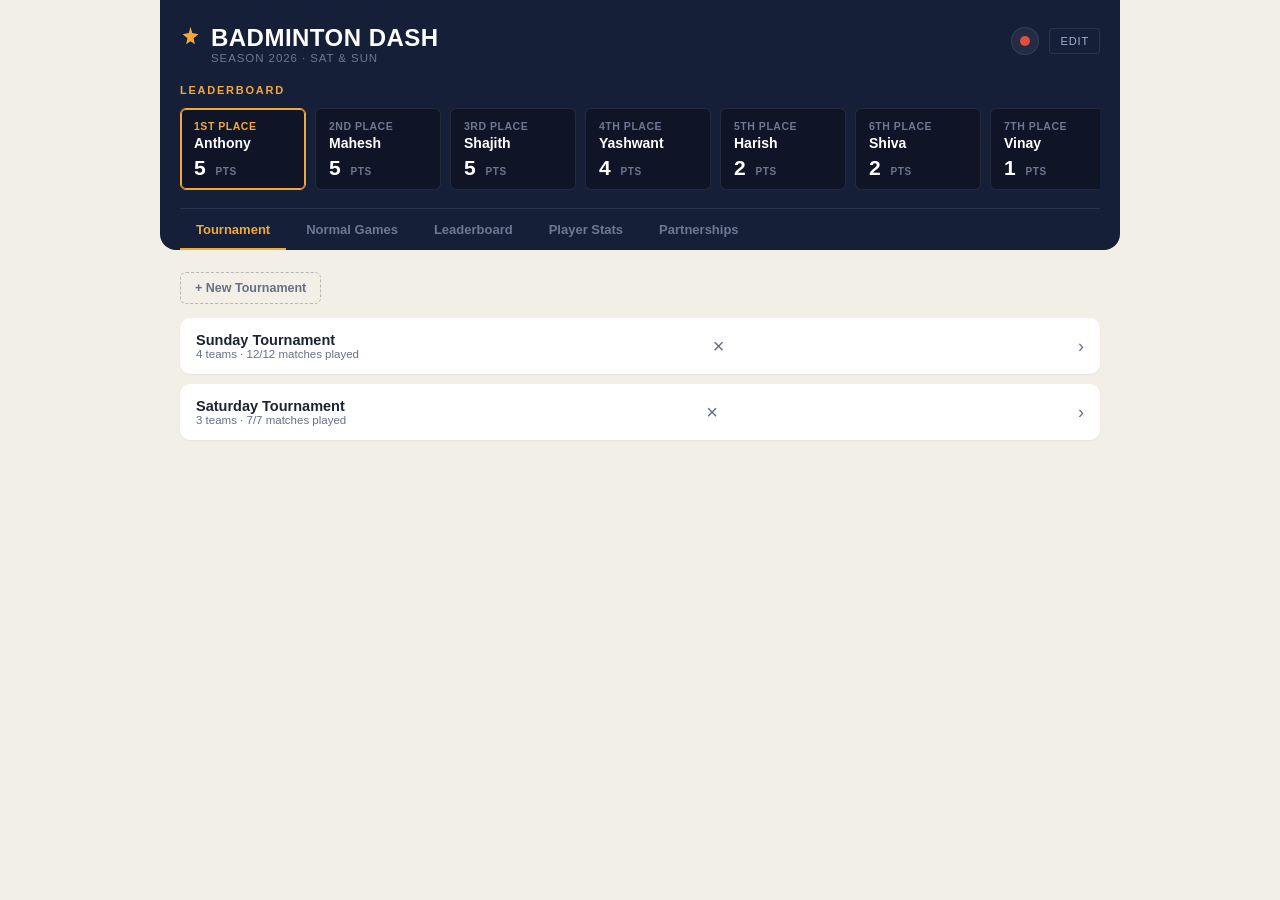
<file: index.html>
<!DOCTYPE html>
<html lang="en">
<head>
<meta charset="UTF-8">
<meta name="viewport" content="width=device-width, initial-scale=1">
<title>Badminton Dash</title>

<!-- PWA meta tags -->
<link rel="manifest" href="manifest.json">
<meta name="theme-color" content="#161f38">
<meta name="apple-mobile-web-app-capable" content="yes">
<meta name="apple-mobile-web-app-status-bar-style" content="black-translucent">
<link rel="apple-touch-icon" href="icons/icon.svg">

<style>
  :root {
    --navy: #161f38;
    --navy-deep: #0f1526;
    --navy-line: rgba(255, 255, 255, 0.09);
    --paper: #f2efe7;
    --card: #ffffff;
    --ink: #1b2333;
    --ink-soft: #666f85;
    --periwinkle: #a3b0d1;
    --periwinkle-dim: #6e7793;
    --amber: #f2a93c;
    --amber-deep: #a9700f;
    --teal: #1e9c79;
    --coral: #e1503f;

    --font-display: 'Arial Narrow', 'Segoe UI Condensed', 'Helvetica Neue', Arial, sans-serif;
    --font-body: -apple-system, BlinkMacSystemFont, 'Segoe UI', Roboto, Helvetica, Arial, sans-serif;
  }

  * { box-sizing: border-box; }

  body {
    margin: 0;
    background: var(--paper);
    color: var(--ink);
    font-family: var(--font-body);
    -webkit-font-smoothing: antialiased;
  }

  .shell { max-width: 960px; margin: 0 auto; }

  /* ---------- navy control zone: header + leaderboard + tabs ---------- */
  .control-zone {
    background: var(--navy);
    color: var(--periwinkle);
    padding: 24px 20px 0;
    border-radius: 0 0 16px 16px;
  }

  header.top {
    display: flex;
    align-items: baseline;
    justify-content: space-between;
    gap: 16px;
    margin-bottom: 20px;
  }
  .brand { display: flex; align-items: baseline; gap: 10px; }
  .brand .mark { width: 21px; height: 21px; flex: none; }
  .brand h1 {
    font-family: var(--font-display);
    font-weight: 800;
    letter-spacing: 0.02em;
    font-size: 24px;
    margin: 0;
    text-transform: uppercase;
    color: #fff;
  }
  .brand .season {
    font-size: 11.5px;
    color: var(--periwinkle-dim);
    letter-spacing: 0.08em;
    text-transform: uppercase;
  }
  .header-actions {
    display: flex;
    align-items: center;
    gap: 10px;
  }
  .edit-toggle {
    font-size: 11px;
    letter-spacing: 0.08em;
    text-transform: uppercase;
    color: var(--periwinkle);
    background: none;
    border: 1px solid var(--navy-line);
    border-radius: 3px;
    padding: 6px 10px;
    white-space: nowrap;
    cursor: pointer;
  }
  .edit-toggle:hover { color: #fff; border-color: rgba(255,255,255,0.25); }

  /* ---------- sync status indicator ---------- */
  .sync-indicator {
    position: relative;
    display: flex;
    align-items: center;
    justify-content: center;
    width: 28px;
    height: 28px;
    border-radius: 50%;
    cursor: pointer;
    background: rgba(255, 255, 255, 0.06);
    border: 1px solid var(--navy-line);
    transition: background 0.2s ease;
  }
  .sync-indicator:hover {
    background: rgba(255, 255, 255, 0.12);
  }
  .sync-dot {
    width: 10px;
    height: 10px;
    border-radius: 50%;
    transition: background-color 0.3s ease, transform 0.3s ease;
  }
  .sync-indicator.synced .sync-dot {
    background-color: var(--teal);
  }
  .sync-indicator.pending .sync-dot {
    background-color: var(--amber);
  }
  .sync-indicator.error .sync-dot {
    background-color: var(--coral);
  }
  .sync-indicator.syncing .sync-dot {
    background-color: var(--amber);
    animation: pulseSync 1s infinite alternate ease-in-out;
  }

  @keyframes pulseSync {
    0% { opacity: 0.3; transform: scale(0.7); }
    100% { opacity: 1; transform: scale(1.2); }
  }

  .sync-tooltip {
    display: none;
    position: absolute;
    top: 34px;
    right: 0;
    background: var(--navy-deep);
    color: #fff;
    font-size: 11px;
    padding: 6px 10px;
    border-radius: 5px;
    white-space: nowrap;
    box-shadow: 0 4px 12px rgba(0,0,0,0.35);
    z-index: 100;
    border: 1px solid var(--navy-line);
    pointer-events: none;
  }
  .sync-indicator:hover .sync-tooltip {
    display: block;
  }

  .section-label {
    font-family: var(--font-display);
    font-size: 11px;
    font-weight: 700;
    letter-spacing: 0.16em;
    text-transform: uppercase;
    color: var(--amber);
    margin: 0 0 12px;
  }

  .leaderboard {
    display: flex;
    gap: 9px;
    overflow-x: auto;
    padding-bottom: 18px;
    scrollbar-width: thin;
  }
  .lb-chip {
    flex: none;
    min-width: 126px;
    background: var(--navy-deep);
    border-radius: 6px;
    padding: 11px 13px;
    border: 1px solid var(--navy-line);
  }
  .lb-chip.leader { border-color: var(--amber); box-shadow: inset 0 0 0 1px var(--amber); }
  .lb-pos {
    font-family: var(--font-display);
    font-size: 10.5px;
    font-weight: 700;
    color: var(--periwinkle-dim);
    letter-spacing: 0.05em;
    text-transform: uppercase;
  }
  .lb-chip.leader .lb-pos { color: var(--amber); }
  .lb-name { font-size: 14px; font-weight: 600; margin: 3px 0 6px; color: #fff; }
  .lb-pts {
    font-family: var(--font-display);
    font-size: 21px;
    font-weight: 800;
    font-variant-numeric: tabular-nums;
    line-height: 1;
    color: #fff;
  }
  .lb-pts span { font-size: 10px; font-weight: 600; color: var(--periwinkle-dim); text-transform: uppercase; letter-spacing: 0.06em; margin-left: 4px; }

  /* ---------- tabs ---------- */
  .tabs {
    display: flex;
    gap: 4px;
    border-top: 1px solid var(--navy-line);
    overflow-x: auto;
  }
  .tab-btn {
    appearance: none;
    background: none;
    border: none;
    color: var(--periwinkle-dim);
    font-family: var(--font-body);
    font-size: 13px;
    font-weight: 600;
    padding: 13px 16px 11px;
    cursor: pointer;
    border-bottom: 2px solid transparent;
    white-space: nowrap;
  }
  .tab-btn:hover { color: var(--periwinkle); }
  .tab-btn.active { color: var(--amber); border-bottom-color: var(--amber); }
  .tab-btn:focus-visible { outline: 2px solid var(--amber); outline-offset: -2px; }

  /* ---------- content area ---------- */
  main { padding: 22px 20px 56px; }
  .panel { display: none; }
  .panel.active { display: block; }

  .team-diff {
    font-family: var(--font-display);
    font-size: 12.5px;
    font-variant-numeric: tabular-nums;
    text-align: right;
    min-width: 40px;
  }
  .team-diff.pos { color: var(--teal); }
  .team-diff.neg { color: var(--coral); }

  /* ---------- player stats table ---------- */
  .stats-table {
    background: var(--card);
    border-radius: 10px;
    overflow-x: auto;
    box-shadow: 0 1px 2px rgba(22, 31, 56, 0.06);
  }
  table { border-collapse: collapse; width: 100%; min-width: 620px; }
  thead th {
    text-align: left;
    font-size: 10px;
    letter-spacing: 0.07em;
    text-transform: uppercase;
    color: var(--ink-soft);
    padding: 12px 12px 8px;
    font-weight: 700;
  }
  thead th.num, td.num { text-align: right; }
  tbody td {
    padding: 9px 12px;
    font-size: 14px;
    border-top: 1px solid rgba(27, 35, 51, 0.07);
    font-variant-numeric: tabular-nums;
    color: var(--ink);
  }
  tbody td.name { font-weight: 600; font-variant-numeric: normal; }
  tbody td.pts { font-family: var(--font-display); font-weight: 800; }
  .flame { color: var(--coral); font-weight: 700; }
  .trophy-count { color: var(--amber-deep); font-weight: 700; }

  /* ---------- partnerships ---------- */
  .partner-grid { display: grid; grid-template-columns: 1fr 1fr; gap: 10px; }
  .partner-card {
    background: var(--card);
    border-radius: 10px;
    padding: 12px 14px;
    display: flex;
    align-items: center;
    justify-content: space-between;
    gap: 10px;
    box-shadow: 0 1px 2px rgba(22, 31, 56, 0.06);
  }
  .partner-card .names { font-size: 13.5px; font-weight: 600; color: var(--ink); }
  .partner-card .sub { font-size: 11px; color: var(--ink-soft); margin-top: 2px; }
  .partner-card .winrate { font-family: var(--font-display); font-weight: 800; font-size: 17px; flex: none; }
  .partner-card.top .winrate { color: var(--teal); }
  .partner-card.most-played { grid-column: 1 / -1; }

  @media (max-width: 620px) {
    .partner-grid { grid-template-columns: 1fr; }
    table { min-width: 520px; }

    .tabs { flex-wrap: wrap; overflow-x: visible; row-gap: 2px; }
    .tab-btn { padding: 10px 10px 9px; font-size: 12px; }

    .leaderboard { gap: 7px; }
    .lb-chip { min-width: 108px; padding: 9px 11px; }
    .lb-pts { font-size: 18px; }

    .modal-backdrop { padding: 0; }
    .modal { max-width: none; border-radius: 0; min-height: 100vh; }
    .team-edit-row { grid-template-columns: 18px 1fr 1fr 26px; gap: 6px; }
  }

  @media (max-width: 420px) {
    .lb-chip { min-width: 96px; }
  }

  /* ---------- edit mode & modals ---------- */
  .edit-toggle:focus-visible { outline: 2px solid var(--amber); outline-offset: 2px; }

  .modal-backdrop {
    display: none;
    position: fixed;
    inset: 0;
    background: rgba(15, 21, 38, 0.6);
    z-index: 10;
    padding: 24px 16px;
    overflow-y: auto;
  }
  .modal-backdrop.open { display: block; }

  .modal {
    background: var(--paper);
    max-width: 640px;
    margin: 0 auto;
    border-radius: 12px;
    overflow: hidden;
    box-shadow: 0 20px 50px rgba(15, 21, 38, 0.4);
  }
  .modal-head {
    background: var(--navy);
    color: #fff;
    padding: 18px 22px;
    display: flex;
    align-items: baseline;
    justify-content: space-between;
  }
  .modal-head h2 {
    font-family: var(--font-display);
    font-size: 17px;
    font-weight: 800;
    text-transform: uppercase;
    letter-spacing: 0.02em;
    margin: 0;
  }
  .modal-close {
    appearance: none;
    background: none;
    border: none;
    color: var(--periwinkle);
    font-size: 20px;
    line-height: 1;
    cursor: pointer;
    padding: 2px 4px;
  }
  .modal-close:hover { color: #fff; }

  .modal-body { padding: 20px 22px; }

  .field-label {
    font-size: 10.5px;
    font-weight: 700;
    letter-spacing: 0.07em;
    text-transform: uppercase;
    color: var(--ink-soft);
    margin: 0 0 6px;
    display: block;
  }
  .step-block { margin-bottom: 22px; }
  .step-block:last-child { margin-bottom: 0; }
  .step-head {
    display: flex;
    align-items: baseline;
    justify-content: space-between;
    margin-bottom: 10px;
  }
  .step-title {
    font-family: var(--font-display);
    font-weight: 800;
    font-size: 14px;
    color: var(--ink);
    text-transform: uppercase;
    letter-spacing: 0.03em;
  }

  input[type="date"], select, input[type="number"], input[type="text"] {
    font-family: var(--font-body);
    font-size: 13.5px;
    color: var(--ink);
    background: var(--card);
    border: 1px solid rgba(27, 35, 51, 0.16);
    border-radius: 5px;
    padding: 7px 9px;
  }
  select:focus, input:focus { outline: 2px solid var(--amber); outline-offset: 1px; }

  .team-edit-row {
    display: grid;
    grid-template-columns: 22px 1fr 1fr 30px;
    align-items: center;
    gap: 8px;
    margin-bottom: 8px;
  }
  .team-edit-num {
    font-family: var(--font-display);
    font-weight: 800;
    font-size: 12px;
    color: var(--ink-soft);
  }
  .team-edit-row select { width: 100%; }
  .team-edit-row.dup select { border-color: var(--coral); }
  .row-remove {
    appearance: none;
    background: none;
    border: none;
    color: var(--ink-soft);
    font-size: 16px;
    cursor: pointer;
    padding: 2px;
  }
  .row-remove:hover { color: var(--coral); }
  .row-remove:disabled { opacity: 0.25; cursor: not-allowed; }

  .btn {
    appearance: none;
    border-radius: 6px;
    font-family: var(--font-body);
    font-weight: 600;
    font-size: 13px;
    padding: 8px 14px;
    cursor: pointer;
    border: 1px solid transparent;
  }
  .btn-add {
    background: none;
    border: 1px dashed rgba(27, 35, 51, 0.28);
    color: var(--ink-soft);
    font-size: 12.5px;
    padding: 6px 12px;
  }
  .btn-add:hover { border-color: var(--ink-soft); color: var(--ink); }
  .btn-primary { background: var(--amber); color: #4a3007; font-weight: 700; }
  .btn-primary:disabled { background: rgba(242, 169, 60, 0.35); color: rgba(74, 48, 7, 0.5); cursor: not-allowed; }
  .btn-secondary { background: none; border-color: rgba(27, 35, 51, 0.2); color: var(--ink-soft); }

  .roster-chips {
    display: flex;
    flex-wrap: wrap;
    gap: 6px;
    margin-bottom: 10px;
  }
  .roster-chip {
    background: var(--card);
    border-radius: 20px;
    padding: 5px 12px;
    font-size: 12.5px;
    font-weight: 600;
    color: var(--ink);
  }
  .add-player-row { display: flex; gap: 8px; }
  .add-player-row input[type="text"] {
    flex: 1;
  }
  .roster-msg {
    font-size: 11.5px;
    color: var(--coral);
    margin: 6px 0 0;
    min-height: 14px;
  }
  .roster-msg.ok { color: var(--teal); }

  .validation-msg {
    font-size: 12px;
    color: var(--coral);
    margin: 10px 0 0;
    min-height: 16px;
  }
  .save-confirm {
    display: none;
    align-items: center;
    gap: 8px;
    background: rgba(30, 156, 121, 0.12);
    color: #146650;
    border-radius: 6px;
    padding: 10px 12px;
    font-size: 12.5px;
    margin-top: 12px;
  }
  .save-confirm.show { display: flex; }

  .modal-foot {
    padding: 16px 22px 20px;
    display: flex;
    justify-content: flex-end;
    gap: 10px;
    border-top: 1px solid rgba(27, 35, 51, 0.08);
  }

  .sub-tabs { display: flex; gap: 4px; margin-bottom: 14px; }
  .sub-tab {
    appearance: none; background: none; border: 1px solid rgba(27,35,51,0.14);
    border-radius: 5px; font-family: var(--font-body); font-size: 12px; font-weight: 600;
    color: var(--ink-soft); padding: 6px 14px; cursor: pointer;
  }
  .sub-tab.active { background: var(--amber); color: #4a3007; border-color: var(--amber); }

  .fixture-card {
    background: var(--card); border-radius: 10px; padding: 12px 14px;
    margin-bottom: 8px; box-shadow: 0 1px 2px rgba(22,31,56,0.06);
    cursor: pointer; border-left: 3px solid transparent;
  }
  .fixture-card.completed { border-left-color: var(--teal); cursor: default; }
  .fixture-card.active-entry { border: 1px solid var(--amber); border-left: 3px solid var(--amber); }
  .fixture-card .f-stage {
    font-size: 10px; font-weight: 700; letter-spacing: 0.07em;
    text-transform: uppercase; color: var(--amber-deep); margin-bottom: 6px;
  }
  .fixture-card .f-stage.knockout { color: var(--coral); }
  .fixture-card .f-teams {
    display: flex; align-items: center; justify-content: space-between; gap: 8px;
  }
  .fixture-card .f-team { font-size: 13.5px; font-weight: 600; color: var(--ink); }
  .fixture-card .f-vs { font-size: 10px; color: var(--ink-soft); text-transform: uppercase; letter-spacing: 0.04em; }
  .fixture-card .f-score {
    font-family: var(--font-display); font-weight: 700; font-size: 14px;
    color: var(--ink); text-align: right; min-width: 50px;
  }
  .fixture-card .f-hint { font-size: 11px; color: var(--ink-soft); margin-top: 4px; }
  .fixture-card .f-done { font-size: 11px; color: var(--teal); margin-top: 4px; }

  .ko-result { background: var(--card); border-radius: 12px; padding: 16px; margin-bottom: 16px; box-shadow: 0 2px 8px rgba(22,31,56,0.08); }
  .ko-result-row { display: flex; align-items: center; gap: 10px; padding: 8px 4px; border-bottom: 1px solid rgba(128,128,128,0.1); }
  .ko-result-row:last-child { border-bottom: none; }
  .ko-medal { font-size: 22px; }
  .ko-label { font-size: 11.5px; font-weight: 600; text-transform: uppercase; letter-spacing: 0.5px; color: var(--ink-soft); width: 80px; }
  .ko-team { font-size: 14.5px; font-weight: 700; color: var(--ink); }

  .score-row {
    display: flex; align-items: center; gap: 8px;
    margin-top: 8px; padding-top: 8px; border-top: 1px solid rgba(27,35,51,0.07);
  }
  .score-row input[type="number"] { width: 56px; text-align: center; }
  .score-row .sep { color: var(--ink-soft); font-size: 12px; }
  .score-row .btn-save {
    margin-left: auto; background: var(--amber); color: #4a3007;
    font-weight: 700; border: none; border-radius: 5px; padding: 6px 16px;
    font-size: 12.5px; cursor: pointer;
  }

  .btn-new {
    appearance: none; background: none;
    border: 1px dashed rgba(27,35,51,0.28); border-radius: 6px;
    color: var(--ink-soft); font-size: 12.5px; font-weight: 600;
    padding: 8px 14px; cursor: pointer; margin-bottom: 14px;
  }
  .btn-new:hover { border-color: var(--ink-soft); color: var(--ink); }

  .standings-wrap {
    background: var(--card); border-radius: 10px; overflow-x: auto;
    box-shadow: 0 1px 2px rgba(22,31,56,0.06);
  }

  .tournament-list-card {
    background: var(--card); border-radius: 10px; padding: 14px 16px;
    margin-bottom: 10px; box-shadow: 0 1px 2px rgba(22,31,56,0.06);
    cursor: pointer; display: flex; align-items: center; justify-content: space-between;
  }
  .tournament-list-card .t-name { font-size: 14.5px; font-weight: 600; color: var(--ink); }
  .tournament-list-card .t-meta { font-size: 11.5px; color: var(--ink-soft); }
  .tournament-list-card .t-delete { background: none; border: none; color: var(--ink-soft); font-size: 20px; cursor: pointer; padding: 4px 8px; border-radius: 4px; line-height: 1; }
  .tournament-list-card .t-delete:hover { background: rgba(200,50,50,0.15); color: #c04040; }
  .tournament-list-card .t-arrow { color: var(--ink-soft); font-size: 18px; }

  .back-link {
    appearance: none; background: none; border: none; color: var(--ink-soft);
    font-size: 12.5px; font-weight: 600; cursor: pointer; padding: 0; margin-bottom: 12px;
  }
  .back-link:hover { color: var(--ink); }

  .normal-game-card {
    background: var(--card); border-radius: 10px; padding: 10px 14px;
    margin-bottom: 8px; box-shadow: 0 1px 2px rgba(22,31,56,0.06);
    border-left: 3px solid var(--teal);
  }
  .normal-game-card .ng-teams { font-size: 13px; }
  .normal-game-card .ng-teams .win { font-weight: 700; color: var(--ink); }
  .normal-game-card .ng-teams .lose { font-weight: 500; color: var(--ink-soft); }
  .normal-game-card .ng-teams .vs { color: var(--ink-soft); font-size: 10.5px; text-transform: uppercase; margin: 0 5px; }
  .normal-game-card .ng-score {
    font-family: var(--font-display); font-weight: 700; font-size: 13px; color: var(--ink);
  }
  .normal-game-card .ng-date { font-size: 10.5px; color: var(--ink-soft); margin-top: 2px; }

  .new-game-form {
    background: var(--card); border-radius: 10px; padding: 14px 16px;
    margin-bottom: 14px; box-shadow: 0 1px 2px rgba(22,31,56,0.06);
  }
  .new-game-form .form-row { display: flex; align-items: center; gap: 8px; margin-bottom: 10px; flex-wrap: wrap; }
  .new-game-form .form-label { font-size: 10.5px; font-weight: 700; letter-spacing: 0.07em; text-transform: uppercase; color: var(--ink-soft); width: 100%; }
</style>
</head>
<body>
<div class="shell">
  <div id="restoreBanner" style="display:none;background:var(--amber);color:#4a3007;font-size:12.5px;font-weight:600;padding:8px 16px;text-align:center;">
    Showing unsaved changes recovered from your browser.
  </div>
  <div class="control-zone">
    <header class="top">
      <div class="brand">
        <svg class="mark" viewBox="0 0 24 24" fill="none"><path d="M12 2 L14 9 L21 10.5 L15.5 15 L17 22 L12 18.5 L7 22 L8.5 15 L3 10.5 L10 9 Z" fill="#F2A93C"/></svg>
        <div>
          <h1>Badminton Dash</h1>
          <div class="season" id="seasonLabel">Season 2026 · Sat &amp; Sun</div>
        </div>
      </div>
      <div class="header-actions">
        <div id="syncIndicator" class="sync-indicator" title="Check sync status">
          <span class="sync-dot"></span>
          <span class="sync-tooltip" id="syncTooltip">Initialising...</span>
        </div>
        <button class="edit-toggle" id="editBtn" type="button">Edit</button>
      </div>
    </header>

    <p class="section-label">Leaderboard</p>
    <div class="leaderboard" id="leaderboardEl"></div>

    <nav class="tabs" role="tablist" aria-label="Sections">
      <button class="tab-btn active" data-tab="tournament" role="tab" aria-selected="true">Tournament</button>
      <button class="tab-btn" data-tab="normal" role="tab" aria-selected="false">Normal Games</button>
      <button class="tab-btn" data-tab="leaderboard" role="tab" aria-selected="false">Leaderboard</button>
      <button class="tab-btn" data-tab="players" role="tab" aria-selected="false">Player Stats</button>
      <button class="tab-btn" data-tab="partners" role="tab" aria-selected="false">Partnerships</button>
    </nav>
  </div>

  <main>
    <div class="panel active" id="panel-tournament"></div>
    <div class="panel" id="panel-normal"></div>
    <div class="panel" id="panel-leaderboard">
      <div id="leaderboardPanel"></div>
      <div class="stats-table" id="playersTableEl"></div>
    </div>
    <div class="panel" id="panel-players"><div class="stats-table" id="playerStatsEl"></div></div>
    <div class="panel" id="panel-partners"><div id="partnersEl"></div></div>
  </main>

  <!-- Main Edit Modal -->
  <div class="modal-backdrop" id="modalBackdrop">
    <div class="modal">
      <div class="modal-head">
        <h2 id="modalTitle">Edit &amp; Settings</h2>
        <button class="modal-close" id="modalClose" type="button" aria-label="Close">&times;</button>
      </div>
      <div class="modal-body">
        <div class="step-block">
          <div class="step-head"><span class="step-title">Players</span></div>
          <div class="roster-chips" id="rosterChips"></div>
          <div class="add-player-row">
            <input type="text" id="newPlayerInput" placeholder="New player name">
            <button class="btn btn-add" id="addPlayerBtn" type="button">+ Add player</button>
          </div>
          <p class="roster-msg" id="rosterMsg"></p>
        </div>

        <div class="step-block" style="margin-top: 20px; border-top: 1px solid rgba(27,35,51,0.08); padding-top: 16px;">
          <div class="step-head"><span class="step-title">Cloud Sync (Google Sheets)</span></div>
          <div id="modalSyncStatus" style="font-size: 13px; color: var(--ink-soft); margin-bottom: 10px;">Not connected</div>
          <div style="display:flex; gap:8px;">
            <button class="btn btn-add" id="modalSyncSetupBtn" type="button">Setup Sync</button>
            <button class="btn btn-add" id="modalSyncDisconnectBtn" type="button" style="display:none; background:var(--coral); border-color:var(--coral); color:#fff;">Disconnect Sync</button>
          </div>
        </div>
      </div>
      <div class="modal-foot">
        <button class="btn btn-secondary" id="exportBtn" type="button">Download Backup</button>
        <button class="btn btn-secondary" id="cancelBtn" type="button">Close</button>
      </div>
    </div>
  </div>

  <!-- Setup Overlay Modal -->
  <div class="modal-backdrop" id="setupOverlay">
    <div class="modal" style="max-width: 480px;">
      <div class="modal-head">
        <h2>Connect Google Sheets</h2>
        <button class="modal-close" id="setupOverlayClose" type="button" aria-label="Close">&times;</button>
      </div>
      <div class="modal-body" style="font-size: 13px; line-height: 1.5;">
        <p style="margin-top: 0;">Sync scores to a Google Sheet so all players see live updates on their phones.</p>
        <ol style="padding-left: 18px; margin: 10px 0 16px; color: var(--ink);">
          <li>Create a Google Sheet named <strong>Badminton Dash Data</strong>.</li>
          <li>Go to <strong>Extensions &gt; Apps Script</strong>.</li>
          <li>Paste the contents of <code>Code.gs</code> and save.</li>
          <li>Click <strong>Deploy &gt; New deployment</strong> (Select Web App, Execute as: <em>Me</em>, Who has access: <em>Anyone</em>).</li>
          <li>Copy the Web App URL and paste it below:</li>
        </ol>
        <div class="step-block">
          <span class="field-label">Web App URL</span>
          <input type="text" id="setupUrlInput" placeholder="https://script.google.com/macros/s/.../exec" style="width:100%;">
          <p class="validation-msg" id="setupErrorMsg" style="display:none;"></p>
        </div>
      </div>
      <div class="modal-foot" style="justify-content: flex-end; gap: 8px;">
        <button class="btn btn-secondary" id="setupSkipBtn" type="button">Use Offline Only</button>
        <button class="btn btn-primary" id="setupConnectBtn" type="button">Connect</button>
      </div>
    </div>
  </div>

</div>

<!-- Seed data -->
<script id="tournament-data" type="application/json">
{
  "players": ["Anthony", "Harish", "Kartik", "Mahesh", "Shajith", "Shiva", "Vinay", "Yashwant"],
  "tournaments": [
    {
      "id": "t_1786886832621",
      "name": "Sunday Tournament",
      "date": "2026-08-16",
      "teams": [
        ["Mahesh", "Yashwant"],
        ["Vinay", "Shiva"],
        ["Harish", "Kartik"],
        ["Anthony", "Shajith"]
      ],
      "fixtures": [
        { "id": "f_0", "teamA": 0, "teamB": 1, "stage": "group", "status": "completed", "scoreA": 21, "scoreB": 16 },
        { "id": "f_1", "teamA": 0, "teamB": 2, "stage": "group", "status": "completed", "scoreA": 21, "scoreB": 6 },
        { "id": "f_2", "teamA": 0, "teamB": 3, "stage": "group", "status": "completed", "scoreA": 23, "scoreB": 21 },
        { "id": "f_3", "teamA": 1, "teamB": 2, "stage": "group", "status": "completed", "scoreA": 14, "scoreB": 21 },
        { "id": "f_4", "teamA": 1, "teamB": 3, "stage": "group", "status": "completed", "scoreA": 19, "scoreB": 21 },
        { "id": "f_5", "teamA": 2, "teamB": 3, "stage": "group", "status": "completed", "scoreA": 21, "scoreB": 18 },
        { "id": "f_6", "teamA": 0, "teamB": 1, "stage": "group", "status": "completed", "scoreA": 21, "scoreB": 16 },
        { "id": "f_7", "teamA": 0, "teamB": 2, "stage": "group", "status": "completed", "scoreA": 21, "scoreB": 19 },
        { "id": "f_8", "teamA": 0, "teamB": 3, "stage": "group", "status": "completed", "scoreA": 14, "scoreB": 21 },
        { "id": "f_9", "teamA": 1, "teamB": 2, "stage": "group", "status": "completed", "scoreA": 21, "scoreB": 13 },
        { "id": "f_10", "teamA": 1, "teamB": 3, "stage": "group", "status": "completed", "scoreA": 21, "scoreB": 19 },
        { "id": "f_11", "teamA": 2, "teamB": 3, "stage": "group", "status": "completed", "scoreA": 13, "scoreB": 21 }
      ]
    },
    {
      "id": "t_1723700000000",
      "name": "Saturday Tournament",
      "date": "2026-08-15",
      "teams": [
        ["Anthony", "Shajith"],
        ["Mahesh", "Harish"],
        ["Shiva", "Yashwant"]
      ],
      "fixtures": [
        { "id": "f_0", "teamA": 0, "teamB": 2, "stage": "group", "status": "completed", "scoreA": 21, "scoreB": 16 },
        { "id": "f_1", "teamA": 0, "teamB": 1, "stage": "group", "status": "completed", "scoreA": 21, "scoreB": 14 },
        { "id": "f_2", "teamA": 1, "teamB": 2, "stage": "group", "status": "completed", "scoreA": 23, "scoreB": 21 },
        { "id": "f_3", "teamA": 0, "teamB": 2, "stage": "group", "status": "completed", "scoreA": 21, "scoreB": 13 },
        { "id": "f_4", "teamA": 1, "teamB": 0, "stage": "group", "status": "completed", "scoreA": 25, "scoreB": 23 },
        { "id": "f_5", "teamA": 1, "teamB": 2, "stage": "group", "status": "completed", "scoreA": 21, "scoreB": 13 },
        { "id": "f_6", "teamA": 0, "teamB": 1, "stage": "final", "status": "completed", "scoreA": 21, "scoreB": 14 }
      ]
    }
  ],
  "normalGames": [],
  "matchDays": []
}
</script>

<script>
  // Service Worker Registration
  if ('serviceWorker' in navigator) {
    window.addEventListener('load', function() {
      navigator.serviceWorker.register('sw.js').then(function(reg) {
        console.log('PWA Service Worker registered:', reg.scope);
      }).catch(function(err) {
        console.warn('SW registration failed:', err);
      });
    });
  }

  var LOCAL_STORAGE_KEY = 'badminton-dash-data';
  var SYNC_STORAGE_KEY = 'badminton-dash-sync';
  var DEFAULT_SCRIPT_URL = 'https://script.google.com/macros/s/AKfycbyC7TfCL3aA6m1kBmNS2E6cTBDSAeVc4hh5OdehWgRs_vv04oH6XBgc21p8GEXooLx4/exec';

  function getSyncConfig() {
    try {
      var config = localStorage.getItem(SYNC_STORAGE_KEY);
      if (config) {
        var parsed = JSON.parse(config);
        if (parsed && parsed.scriptUrl) return parsed;
      }
    } catch (e) {}
    return { scriptUrl: DEFAULT_SCRIPT_URL, pendingSync: false };
  }

  function saveSyncConfig(config) {
    try {
      localStorage.setItem(SYNC_STORAGE_KEY, JSON.stringify(config));
    } catch (e) {}
  }

  function updateSyncIndicator(state, message) {
    var ind = document.getElementById('syncIndicator');
    var tooltip = document.getElementById('syncTooltip');
    var modalStatus = document.getElementById('modalSyncStatus');
    var setupBtn = document.getElementById('modalSyncSetupBtn');
    var disconnectBtn = document.getElementById('modalSyncDisconnectBtn');

    if (ind && tooltip) {
      ind.className = 'sync-indicator ' + state;
      tooltip.textContent = message;
    }

    if (modalStatus) {
      var config = getSyncConfig();
      if (config && config.scriptUrl) {
        modalStatus.textContent = 'Connected (' + message + ')';
        if (setupBtn) setupBtn.textContent = 'Change Sync URL';
        if (disconnectBtn) disconnectBtn.style.display = 'inline-block';
      } else {
        modalStatus.textContent = 'Not connected';
        if (setupBtn) setupBtn.textContent = 'Setup Sync';
        if (disconnectBtn) disconnectBtn.style.display = 'none';
      }
    }
  }

  var isSyncing = false;

  function syncPull() {
    var config = getSyncConfig();
    if (!config || !config.scriptUrl || isSyncing) return;

    if (!navigator.onLine) {
      updateSyncIndicator('pending', 'Offline — changes queued');
      return;
    }

    isSyncing = true;
    updateSyncIndicator('syncing', 'Checking cloud updates...');

    fetch(config.scriptUrl, { method: 'GET' })
      .then(function(res) {
        if (!res.ok) throw new Error('HTTP error ' + res.status);
        return res.json();
      })
      .then(function(result) {
        isSyncing = false;
        var remoteHasData = result && result.data && result.data.tournaments && result.data.tournaments.length > 0;
        var localHasData = TOURNAMENT_DATA && TOURNAMENT_DATA.tournaments && TOURNAMENT_DATA.tournaments.length > 0;

        if (!remoteHasData && localHasData) {
          syncPush();
          return;
        }

        if (remoteHasData) {
          var localModified = TOURNAMENT_DATA.lastModified || '1970-01-01T00:00:00.000Z';
          var remoteModified = result.lastModified || '1970-01-01T00:00:00.000Z';

          if (new Date(remoteModified) >= new Date(localModified) || !localHasData) {
            TOURNAMENT_DATA = result.data;
            TOURNAMENT_DATA.lastModified = remoteModified;
            try {
              localStorage.setItem(LOCAL_STORAGE_KEY, JSON.stringify(TOURNAMENT_DATA));
            } catch (e) {}
            renderApp();
            updateSyncIndicator('synced', 'Updated from cloud');
          } else {
            syncPush();
          }
        } else {
          updateSyncIndicator('synced', 'Synced');
        }
      })
      .catch(function(err) {
        isSyncing = false;
        console.warn('syncPull error:', err);
        updateSyncIndicator('error', 'Sync error (check setup)');
      });
  }

  function syncPush() {
    var config = getSyncConfig();
    if (!config || !config.scriptUrl) return;

    if (!navigator.onLine) {
      config.pendingSync = true;
      saveSyncConfig(config);
      updateSyncIndicator('pending', 'Offline — saved locally');
      return;
    }

    isSyncing = true;
    updateSyncIndicator('syncing', 'Saving to Google Sheet...');

    fetch(config.scriptUrl, {
      method: 'POST',
      headers: { 'Content-Type': 'text/plain;charset=utf-8' },
      body: JSON.stringify({ data: TOURNAMENT_DATA })
    })
      .then(function(res) {
        if (!res.ok) throw new Error('HTTP error ' + res.status);
        return res.json();
      })
      .then(function(result) {
        isSyncing = false;
        if (result && result.ok) {
          config.pendingSync = false;
          config.lastSyncedAt = result.lastModified || new Date().toISOString();
          saveSyncConfig(config);
          if (result.lastModified) {
            TOURNAMENT_DATA.lastModified = result.lastModified;
            try {
              localStorage.setItem(LOCAL_STORAGE_KEY, JSON.stringify(TOURNAMENT_DATA));
            } catch (e) {}
          }
          updateSyncIndicator('synced', 'Synced');
        } else {
          throw new Error(result ? result.error : 'Unknown response');
        }
      })
      .catch(function(err) {
        isSyncing = false;
        console.warn('syncPush error:', err);
        config.pendingSync = true;
        saveSyncConfig(config);
        updateSyncIndicator('pending', 'Pending push (offline or error)');
      });
  }

  function persistToLocalStorage() {
    TOURNAMENT_DATA.lastModified = new Date().toISOString();
    try {
      localStorage.setItem(LOCAL_STORAGE_KEY, JSON.stringify(TOURNAMENT_DATA));
    } catch (e) {
      // localStorage unavailable — safety net
    }
    syncPush();
  }

  window.addEventListener('online', function() {
    var config = getSyncConfig();
    if (config && config.pendingSync) {
      syncPush();
    } else {
      syncPull();
    }
  });

  function migrateMatchDays() {
    if (!TOURNAMENT_DATA.matchDays || TOURNAMENT_DATA.matchDays.length === 0) return;
    if (!TOURNAMENT_DATA.tournaments) TOURNAMENT_DATA.tournaments = [];
    if (!TOURNAMENT_DATA.normalGames) TOURNAMENT_DATA.normalGames = [];

    TOURNAMENT_DATA.matchDays.forEach(function (day) {
      var fixtures = day.matches.map(function (m, i) {
        var stage = 'group';
        if (m.stage === 'final') stage = 'final';
        else if (m.stage === 'thirdPlace') stage = 'thirdPlace';
        else if (m.stage === 'semifinal1' || m.stage === 'semifinal2') stage = 'semifinal';
        return {
          id: 'f_' + i,
          teamA: m.teamA,
          teamB: m.teamB,
          stage: stage,
          status: 'completed',
          scoreA: m.scoreA,
          scoreB: m.scoreB
        };
      });

      TOURNAMENT_DATA.tournaments.push({
        id: 't_' + Date.now() + '_' + Math.random().toString(36).slice(2, 6),
        name: '',
        date: day.date,
        teams: day.teams,
        fixtures: fixtures
      });
    });

    TOURNAMENT_DATA.matchDays = [];
    persistToLocalStorage();
  }

  function generateRoundRobinFixtures(teamCount, roundsCount) {
    var rounds = parseInt(roundsCount, 10) || 1;
    var fixtures = [];
    var counter = 0;
    for (var r = 0; r < rounds; r++) {
      for (var i = 0; i < teamCount; i++) {
        for (var j = i + 1; j < teamCount; j++) {
          fixtures.push({
            id: 'f_' + counter++,
            teamA: i,
            teamB: j,
            stage: 'group',
            status: 'pending',
            scoreA: null,
            scoreB: null
          });
        }
      }
    }
    return fixtures;
  }

  var SEED_DATA = JSON.parse(document.getElementById('tournament-data').textContent);
  var TOURNAMENT_DATA = SEED_DATA;
  var restoredFromLocalStorage = false;
  try {
    var saved = localStorage.getItem(LOCAL_STORAGE_KEY);
    if (saved) {
      var parsedSaved = JSON.parse(saved);
      if (parsedSaved && parsedSaved.tournaments && parsedSaved.tournaments.length > 0) {
        TOURNAMENT_DATA = parsedSaved;
        restoredFromLocalStorage = true;
      }
    }
  } catch (e) {}

  if (!TOURNAMENT_DATA.tournaments || TOURNAMENT_DATA.tournaments.length === 0) {
    TOURNAMENT_DATA.tournaments = SEED_DATA.tournaments || [];
  }
  if (!TOURNAMENT_DATA.normalGames) TOURNAMENT_DATA.normalGames = [];
  if (!TOURNAMENT_DATA.matchDays) TOURNAMENT_DATA.matchDays = [];

  migrateMatchDays();
</script>

<script>
  function pointsForRank(rank) {
    if (rank === 1) return 3;
    if (rank === 2) return 2;
    if (rank === 3) return 1;
    return 0;
  }
</script>

<script>
  function formatDayHeading(dateStr) {
    var d = new Date(dateStr + 'T00:00:00');
    return d.toLocaleDateString('en-US', { weekday: 'long', month: 'short', day: 'numeric' });
  }

  function ordinal(n) {
    var s = ['th', 'st', 'nd', 'rd'];
    var v = n % 100;
    return n + (s[(v - 20) % 10] || s[v] || s[0]);
  }

  function escapeHtml(str) {
    return String(str).replace(/[&<>"']/g, function (c) {
      return { '&': '&amp;', '<': '&lt;', '>': '&gt;', '"': '&quot;', "'": '&#39;' }[c];
    });
  }

  function playerOptions(selectedName) {
    var opts = '<option value="">— Select —</option>';
    TOURNAMENT_DATA.players.forEach(function (name) {
      var sel = name === selectedName ? ' selected' : '';
      opts += '<option value="' + escapeHtml(name) + '"' + sel + '>' + escapeHtml(name) + '</option>';
    });
    return opts;
  }

  function computeTournamentStandings(tournament) {
    var standings = tournament.teams.map(function (team, i) {
      return { teamIndex: i, played: 0, wins: 0, losses: 0, diff: 0, pts: 0 };
    });

    tournament.fixtures.forEach(function (f) {
      if (f.status !== 'completed' || f.stage !== 'group') return;
      standings[f.teamA].played++;
      standings[f.teamB].played++;
      standings[f.teamA].diff += f.scoreA - f.scoreB;
      standings[f.teamB].diff += f.scoreB - f.scoreA;
      if (f.scoreA > f.scoreB) {
        standings[f.teamA].wins++;
        standings[f.teamA].pts += 3;
        standings[f.teamB].losses++;
      } else if (f.scoreB > f.scoreA) {
        standings[f.teamB].wins++;
        standings[f.teamB].pts += 3;
        standings[f.teamA].losses++;
      }
    });

    standings.sort(function (a, b) {
      if (b.pts !== a.pts) return b.pts - a.pts;
      return b.diff - a.diff;
    });

    standings.forEach(function (s, i) {
      s.rank = i + 1;
      if (i > 0 && standings[i - 1].pts === s.pts && standings[i - 1].diff === s.diff) {
        s.rank = standings[i - 1].rank;
      }
    });

    return standings;
  }

  function computeSeasonLeaderboard(players, tournaments) {
    var playerPts = {};
    players.forEach(function (p) { playerPts[p] = { name: p, totalPts: 0, titles: 0, tournsPlayed: 0, matchWins: 0, matchPlayed: 0 }; });

    tournaments.forEach(function (t) {
      var standings = computeTournamentStandings(t);
      t.teams.forEach(function (team) {
        team.forEach(function (pName) {
          if (playerPts[pName]) playerPts[pName].tournsPlayed++;
        });
      });
      t.fixtures.forEach(function (f) {
        if (f.status !== 'completed') return;
        var teamA = t.teams[f.teamA] || [];
        var teamB = t.teams[f.teamB] || [];
        var aWon = f.scoreA > f.scoreB;
        teamA.forEach(function (pName) {
          if (playerPts[pName]) { playerPts[pName].matchPlayed++; if (aWon) playerPts[pName].matchWins++; }
        });
        teamB.forEach(function (pName) {
          if (playerPts[pName]) { playerPts[pName].matchPlayed++; if (!aWon) playerPts[pName].matchWins++; }
        });
      });
      var placements = {};
      var finalF = t.fixtures.find(function (f) { return f.stage === 'final' && f.status === 'completed'; });
      var thirdF = t.fixtures.find(function (f) { return f.stage === 'thirdPlace' && f.status === 'completed'; });

      if (finalF) {
        var winner = finalF.scoreA > finalF.scoreB ? finalF.teamA : finalF.teamB;
        var loser = finalF.scoreA > finalF.scoreB ? finalF.teamB : finalF.teamA;
        placements[winner] = 1;
        placements[loser] = 2;
      }
      if (thirdF) {
        var thirdW = thirdF.scoreA > thirdF.scoreB ? thirdF.teamA : thirdF.teamB;
        var thirdL = thirdF.scoreA > thirdF.scoreB ? thirdF.teamB : thirdF.teamA;
        placements[thirdW] = 3;
        placements[thirdL] = 4;
      }

      var placedCount = Object.keys(placements).length;
      var unplacedRank = placedCount + 1;
      standings.forEach(function (s) {
        var teamIdx = s.teamIndex;
        var rank;
        if (placements[teamIdx] !== undefined) {
          rank = placements[teamIdx];
        } else {
          rank = unplacedRank++;
        }
        var pts = pointsForRank(rank);
        var team = t.teams[teamIdx];
        if (team) {
          team.forEach(function (pName) {
            if (playerPts[pName]) {
              playerPts[pName].totalPts += pts;
              if (rank === 1) playerPts[pName].titles++;
            }
          });
        }
      });
    });

    var list = Object.values(playerPts);
    list.sort(function (a, b) {
      if (b.totalPts !== a.totalPts) return b.totalPts - a.totalPts;
      if (b.titles !== a.titles) return b.titles - a.titles;
      return a.name.localeCompare(b.name);
    });

    return list;
  }

  function computeCombinedPlayerStats(players, tournaments, normalGames) {
    var allMatches = [];

    (tournaments || []).forEach(function (t) {
      (t.fixtures || []).forEach(function (f, idx) {
        if (f.status !== 'completed' || f.scoreA === null || f.scoreB === null) return;
        var teamA = t.teams[f.teamA] || [];
        var teamB = t.teams[f.teamB] || [];
        allMatches.push({
          id: (t.date || '1970-01-01') + '_' + (t.id || '') + '_' + idx,
          teamA: teamA,
          teamB: teamB,
          scoreA: f.scoreA,
          scoreB: f.scoreB
        });
      });
    });

    (normalGames || []).forEach(function (g) {
      if (g.scoreA === null || g.scoreB === null) return;
      allMatches.push({
        id: g.id || '',
        teamA: g.teamA || [],
        teamB: g.teamB || [],
        scoreA: g.scoreA,
        scoreB: g.scoreB
      });
    });

    allMatches.sort(function (a, b) { return a.id.localeCompare(b.id); });

    return players.map(function (name) {
      var played = 0, wins = 0, streak = 0, maxStreak = 0;
      var ptsFor = 0, ptsAgainst = 0;

      allMatches.forEach(function (m) {
        var onA = m.teamA.indexOf(name) !== -1;
        var onB = m.teamB.indexOf(name) !== -1;
        if (!onA && !onB) return;

        played++;
        var aWon = m.scoreA > m.scoreB;
        var won = (onA && aWon) || (onB && !aWon);

        if (onA) {
          ptsFor += m.scoreA;
          ptsAgainst += m.scoreB;
        } else {
          ptsFor += m.scoreB;
          ptsAgainst += m.scoreA;
        }

        if (won) {
          wins++;
          streak++;
          if (streak > maxStreak) maxStreak = streak;
        } else {
          streak = 0;
        }
      });

      return {
        name: name,
        played: played,
        wins: wins,
        losses: played - wins,
        winRate: played > 0 ? Math.round((wins / played) * 100) : 0,
        streak: streak,
        maxStreak: maxStreak,
        ptsFor: ptsFor,
        ptsAgainst: ptsAgainst,
        ptsDiff: ptsFor - ptsAgainst
      };
    }).sort(function (a, b) {
      if (b.wins !== a.wins) return b.wins - a.wins;
      if (b.winRate !== a.winRate) return b.winRate - a.winRate;
      if (b.played !== a.played) return b.played - a.played;
      return a.name.localeCompare(b.name);
    });
  }

  function computeCombinedPartnershipStats(tournaments, normalGames) {
    var pairs = {};

    function addPairMatch(p1, p2, won) {
      var key = [p1, p2].sort().join(' & ');
      if (!pairs[key]) pairs[key] = { name: key, p1: p1, p2: p2, played: 0, wins: 0 };
      pairs[key].played++;
      if (won) pairs[key].wins++;
    }

    tournaments.forEach(function (t) {
      t.fixtures.forEach(function (f) {
        if (f.status !== 'completed') return;
        var teamA = t.teams[f.teamA];
        var teamB = t.teams[f.teamB];
        if (teamA && teamA.length === 2) addPairMatch(teamA[0], teamA[1], f.scoreA > f.scoreB);
        if (teamB && teamB.length === 2) addPairMatch(teamB[0], teamB[1], f.scoreB > f.scoreA);
      });
    });

    normalGames.forEach(function (g) {
      if (g.teamA.length === 2) addPairMatch(g.teamA[0], g.teamA[1], g.scoreA > g.scoreB);
      if (g.teamB.length === 2) addPairMatch(g.teamB[0], g.teamB[1], g.scoreB > g.scoreA);
    });

    var list = Object.values(pairs).map(function (p) {
      p.winRate = p.played > 0 ? Math.round((p.wins / p.played) * 100) : 0;
      return p;
    });

    list.sort(function (a, b) {
      if (b.winRate !== a.winRate) return b.winRate - a.winRate;
      if (b.played !== a.played) return b.played - a.played;
      return a.name.localeCompare(b.name);
    });

    return list;
  }

  // View state & navigation
  var currentView = { tab: 'tournament', tournamentId: null, subView: 'fixtures' };
  var activeFixtureId = null;

  function switchTab(tab) {
    currentView.tab = tab;
    if (tab === 'tournament') currentView.tournamentId = null;
    document.querySelectorAll('.tab-btn').forEach(function (b) {
      b.classList.remove('active');
      b.setAttribute('aria-selected', 'false');
    });
    document.querySelectorAll('.panel').forEach(function (p) { p.classList.remove('active'); });
    var targetBtn = document.querySelector('[data-tab="' + tab + '"]');
    if (targetBtn) {
      targetBtn.classList.add('active');
      targetBtn.setAttribute('aria-selected', 'true');
    }
    var targetPanel = document.getElementById('panel-' + tab);
    if (targetPanel) targetPanel.classList.add('active');
    renderApp();
  }

  document.querySelectorAll('.tab-btn').forEach(function (btn) {
    btn.addEventListener('click', function () { switchTab(btn.dataset.tab); });
  });

  function renderApp() {
    renderLeaderboardChips();
    if (currentView.tab === 'tournament') renderTournamentPanel();
    else if (currentView.tab === 'normal') renderNormalGamesPanel();
    else if (currentView.tab === 'leaderboard') renderLeaderboardPanel();
    else if (currentView.tab === 'players') renderPlayerStatsPanel();
    else if (currentView.tab === 'partners') renderPartnershipsPanel();
  }

  function renderLeaderboardChips() {
    var el = document.getElementById('leaderboardEl');
    var seasonLB = computeSeasonLeaderboard(TOURNAMENT_DATA.players, TOURNAMENT_DATA.tournaments);
    if (!seasonLB || seasonLB.length === 0) {
      el.innerHTML = '<p style="color:var(--periwinkle-dim);font-size:13px;">No player data.</p>';
      return;
    }
    el.innerHTML = seasonLB.map(function (p, idx) {
      var isLeader = idx === 0 && p.totalPts > 0;
      return '<div class="lb-chip' + (isLeader ? ' leader' : '') + '">' +
        '<div class="lb-pos">' + ordinal(idx + 1) + ' Place</div>' +
        '<div class="lb-name">' + escapeHtml(p.name) + '</div>' +
        '<div class="lb-pts">' + p.totalPts + ' <span>pts</span></div></div>';
    }).join('');
  }

  function renderTournamentPanel() {
    var el = document.getElementById('panel-tournament');
    if (currentView.tournamentId) {
      var t = TOURNAMENT_DATA.tournaments.find(function (t) { return t.id === currentView.tournamentId; });
      if (!t) { currentView.tournamentId = null; renderTournamentPanel(); return; }
      el.innerHTML = renderSingleTournament(t);
      attachTournamentHandlers(t);
      return;
    }

    var html = '<button class="btn-new" id="newTournamentBtn">+ New Tournament</button>';
    if (TOURNAMENT_DATA.tournaments.length === 0) {
      html += '<p style="color:var(--ink-soft);font-size:13px;">No tournaments created yet.</p>';
    } else {
      var sorted = TOURNAMENT_DATA.tournaments.slice().sort(function (a, b) {
        return a.date < b.date ? 1 : a.date > b.date ? -1 : 0;
      });
      sorted.forEach(function (t) {
        var completed = t.fixtures.filter(function (f) { return f.status === 'completed'; }).length;
        var total = t.fixtures.length;
        var label = t.name || formatDayHeading(t.date);
        html += '<div class="tournament-list-card" data-tid="' + t.id + '">' +
          '<div><div class="t-name">' + escapeHtml(label) + '</div>' +
          '<div class="t-meta">' + t.teams.length + ' teams · ' + completed + '/' + total + ' matches played</div></div>' +
          '<button class="t-delete" data-delete-tid="' + t.id + '" title="Delete tournament">&times;</button>' +
          '<span class="t-arrow">›</span></div>';
      });
    }

    html += '<div id="newTournamentForm" style="display:none;"></div>';
    el.innerHTML = html;

    document.getElementById('newTournamentBtn').addEventListener('click', showNewTournamentForm);

    el.querySelectorAll('[data-delete-tid]').forEach(function (btn) {
      btn.addEventListener('click', function (e) {
        e.stopPropagation();
        var tid = btn.dataset.deleteTid;
        var t = TOURNAMENT_DATA.tournaments.find(function (t) { return t.id === tid; });
        var label = t ? (t.name || t.date) : tid;
        if (confirm('Delete tournament "' + label + '"? This cannot be undone.')) {
          TOURNAMENT_DATA.tournaments = TOURNAMENT_DATA.tournaments.filter(function (t) { return t.id !== tid; });
          persistToLocalStorage();
          renderApp();
        }
      });
    });

    el.querySelectorAll('[data-tid]').forEach(function (card) {
      card.addEventListener('click', function () {
        currentView.tournamentId = card.dataset.tid;
        currentView.subView = 'fixtures';
        renderTournamentPanel();
      });
    });
  }

  var newTournamentState = { rounds: 2, teams: [{ a: '', b: '' }, { a: '', b: '' }, { a: '', b: '' }] };

  function showNewTournamentForm() {
    newTournamentState = { rounds: 2, teams: [{ a: '', b: '' }, { a: '', b: '' }, { a: '', b: '' }] };
    var formEl = document.getElementById('newTournamentForm');
    formEl.style.display = 'block';
    document.getElementById('newTournamentBtn').style.display = 'none';
    renderNewTournamentForm();
  }

  function renderNewTournamentForm() {
    var formEl = document.getElementById('newTournamentForm');
    var chosen = {};
    newTournamentState.teams.forEach(function (t) {
      [t.a, t.b].forEach(function (n) { if (n) chosen[n] = (chosen[n] || 0) + 1; });
    });

    var teamRowsHtml = newTournamentState.teams.map(function (t, i) {
      var isDup = (t.a && chosen[t.a] > 1) || (t.b && chosen[t.b] > 1);
      return '<div class="team-edit-row' + (isDup ? ' dup' : '') + '">' +
        '<span class="team-edit-num">' + (i + 1) + '</span>' +
        '<select data-i="' + i + '" data-slot="a" class="nt-team-select">' + playerOptions(t.a) + '</select>' +
        '<select data-i="' + i + '" data-slot="b" class="nt-team-select">' + playerOptions(t.b) + '</select>' +
        '<button class="row-remove" data-nt-remove="' + i + '" type="button" ' +
        (newTournamentState.teams.length <= 3 ? 'disabled' : '') + '>&times;</button></div>';
    }).join('');

    var teamsComplete = newTournamentState.teams.every(function (t) { return t.a && t.b; });
    var hasDup = Object.keys(chosen).some(function (k) { return chosen[k] > 1; });
    var canGenerate = teamsComplete && !hasDup;

    var curRounds = newTournamentState.rounds || 2;
    var roundsOptionsHtml = [1, 2, 3, 4].map(function (r) {
      return '<option value="' + r + '"' + (r === curRounds ? ' selected' : '') + '>' +
        r + (r === 1 ? ' Round (Single Round-Robin)' : ' Rounds (Double Round-Robin)') + '</option>';
    }).join('');

    formEl.innerHTML = '<div class="new-game-form">' +
      '<div class="form-row"><span class="form-label">Tournament name (optional)</span>' +
      '<input type="text" id="ntName" placeholder="e.g. Sunday Tournament" style="flex:1;"></div>' +
      '<div class="form-row"><span class="form-label">Date</span>' +
      '<input type="date" id="ntDate" value="' + new Date().toISOString().slice(0, 10) + '"></div>' +
      '<div class="form-row"><span class="form-label">Number of Rounds</span>' +
      '<select id="ntRounds" style="flex:1;">' + roundsOptionsHtml + '</select></div>' +
      '<div class="form-row"><span class="form-label">Teams</span></div>' +
      teamRowsHtml +
      '<button class="btn btn-add" id="ntAddTeam" type="button" style="margin-bottom:10px;">+ Add team</button>' +
      (hasDup ? '<p class="validation-msg">A player is selected on multiple teams.</p>' : '') +
      '<div style="display:flex;gap:8px;justify-content:flex-end;margin-top:12px;">' +
      '<button class="btn btn-secondary" id="ntCancel" type="button">Cancel</button>' +
      '<button class="btn btn-primary" id="ntGenerate" type="button"' + (canGenerate ? '' : ' disabled') + '>Generate Fixtures</button></div></div>';

    document.getElementById('ntRounds').addEventListener('change', function (e) {
      newTournamentState.rounds = parseInt(e.target.value, 10) || 1;
    });

    formEl.querySelectorAll('.nt-team-select').forEach(function (sel) {
      sel.addEventListener('change', function () {
        newTournamentState.teams[+sel.dataset.i][sel.dataset.slot] = sel.value;
        renderNewTournamentForm();
      });
    });
    formEl.querySelectorAll('[data-nt-remove]').forEach(function (btn) {
      btn.addEventListener('click', function () {
        if (newTournamentState.teams.length <= 3) return;
        newTournamentState.teams.splice(+btn.dataset.ntRemove, 1);
        renderNewTournamentForm();
      });
    });
    document.getElementById('ntAddTeam').addEventListener('click', function () {
      newTournamentState.teams.push({ a: '', b: '' });
      renderNewTournamentForm();
    });
    document.getElementById('ntCancel').addEventListener('click', function () {
      document.getElementById('newTournamentForm').style.display = 'none';
      document.getElementById('newTournamentBtn').style.display = '';
    });
    document.getElementById('ntGenerate').addEventListener('click', function () {
      var teams = newTournamentState.teams.map(function (t) { return [t.a, t.b]; });
      var rounds = parseInt(document.getElementById('ntRounds').value, 10) || 1;
      var tournament = {
        id: 't_' + Date.now(),
        name: document.getElementById('ntName').value.trim(),
        date: document.getElementById('ntDate').value,
        teams: teams,
        fixtures: generateRoundRobinFixtures(teams.length, rounds)
      };
      TOURNAMENT_DATA.tournaments.push(tournament);
      persistToLocalStorage();
      syncPush();
      currentView.tournamentId = tournament.id;
      currentView.subView = 'fixtures';
      renderTournamentPanel();
    });
  }

  function renderSingleTournament(t) {
    var label = t.name || formatDayHeading(t.date);
    var subTabs = '<div class="sub-tabs">' +
      '<button class="sub-tab' + (currentView.subView === 'fixtures' ? ' active' : '') + '" data-sv="fixtures">Fixtures</button>' +
      '<button class="sub-tab' + (currentView.subView === 'standings' ? ' active' : '') + '" data-sv="standings">Standings</button>' +
      '<button class="sub-tab' + (currentView.subView === 'knockout' ? ' active' : '') + '" data-sv="knockout">Knockout</button></div>';

    var content = '';
    if (currentView.subView === 'fixtures') content = renderFixtures(t);
    else if (currentView.subView === 'standings') content = renderStandingsTable(t);
    else if (currentView.subView === 'knockout') content = renderKnockout(t);

    return '<button class="back-link" id="backToList">← All Tournaments</button>' +
      '<div style="font-family:var(--font-display);font-weight:800;font-size:17px;color:var(--ink);margin-bottom:12px;text-transform:uppercase;">' + escapeHtml(label) + '</div>' +
      subTabs + content;
  }

  function renderFixtures(t) {
    var groupFixtures = t.fixtures.filter(function (f) { return f.stage === 'group'; });
    if (groupFixtures.length === 0) return '<p style="color:var(--ink-soft);font-size:13px;">No group fixtures.</p>';
    return '<p class="section-label" style="margin-top:4px;">Group Stage</p>' +
      groupFixtures.map(function (f) { return renderFixtureCard(t, f); }).join('');
  }

  function renderFixtureCard(t, f) {
    var teamA = t.teams[f.teamA];
    var teamB = t.teams[f.teamB];
    var isActive = activeFixtureId === f.id;
    var stageClass = (f.stage === 'semifinal' || f.stage === 'final' || f.stage === 'thirdPlace') ? ' knockout' : '';
    var stageLabel = f.stage === 'group' ? 'Group' : f.stage === 'semifinal' ? 'Semifinal' : f.stage === 'final' ? 'Final' : '3rd Place';

    if (f.status === 'completed') {
      var aWon = f.scoreA > f.scoreB;
      return '<div class="fixture-card completed" data-fid="' + f.id + '">' +
        '<div class="f-stage' + stageClass + '">' + stageLabel + '</div>' +
        '<div class="f-teams">' +
        '<span class="f-team" style="' + (aWon ? '' : 'color:var(--ink-soft);font-weight:500;') + '">' + escapeHtml(teamA[0]) + ' & ' + escapeHtml(teamA[1]) + '</span>' +
        '<span class="f-vs">vs</span>' +
        '<span class="f-team" style="' + (aWon ? 'color:var(--ink-soft);font-weight:500;' : '') + '">' + escapeHtml(teamB[0]) + ' & ' + escapeHtml(teamB[1]) + '</span>' +
        '<span class="f-score">' + f.scoreA + '–' + f.scoreB + '</span></div>' +
        '<div class="f-done">✓ Completed</div></div>';
    }

    if (isActive) {
      return '<div class="fixture-card active-entry" data-fid="' + f.id + '">' +
        '<div class="f-stage' + stageClass + '">' + stageLabel + '</div>' +
        '<div class="f-teams">' +
        '<span class="f-team">' + escapeHtml(teamA[0]) + ' & ' + escapeHtml(teamA[1]) + '</span>' +
        '<span class="f-vs">vs</span>' +
        '<span class="f-team">' + escapeHtml(teamB[0]) + ' & ' + escapeHtml(teamB[1]) + '</span></div>' +
        '<div class="score-row">' +
        '<input type="number" min="0" inputmode="numeric" id="scoreA_' + f.id + '" placeholder="0">' +
        '<span class="sep">–</span>' +
        '<input type="number" min="0" inputmode="numeric" id="scoreB_' + f.id + '" placeholder="0">' +
        '<button class="btn-save" data-save-fid="' + f.id + '">Save</button></div></div>';
    }

    return '<div class="fixture-card" data-fid="' + f.id + '">' +
      '<div class="f-stage' + stageClass + '">' + stageLabel + '</div>' +
      '<div class="f-teams">' +
      '<span class="f-team">' + escapeHtml(teamA[0]) + ' & ' + escapeHtml(teamA[1]) + '</span>' +
      '<span class="f-vs">vs</span>' +
      '<span class="f-team">' + escapeHtml(teamB[0]) + ' & ' + escapeHtml(teamB[1]) + '</span></div>' +
      '<div class="f-hint">Tap to play</div></div>';
  }

  function renderStandingsTable(t) {
    var standings = computeTournamentStandings(t);
    var rows = standings.map(function (s) {
      var team = t.teams[s.teamIndex];
      var diffClass = s.diff > 0 ? 'pos' : (s.diff < 0 ? 'neg' : '');
      var diffLabel = (s.diff > 0 ? '+' : '') + s.diff;
      return '<tr><td class="num">' + s.rank + '</td><td class="name">' + escapeHtml(team[0]) + ' & ' + escapeHtml(team[1]) + '</td>' +
        '<td class="num">' + s.played + '</td><td class="num">' + s.wins + '</td><td class="num">' + s.losses + '</td>' +
        '<td class="num"><span class="team-diff ' + diffClass + '">' + diffLabel + '</span></td>' +
        '<td class="num pts">' + s.pts + '</td></tr>';
    }).join('');

    return '<div class="standings-wrap"><table><thead><tr>' +
      '<th class="num">#</th><th>Team</th><th class="num">P</th><th class="num">W</th><th class="num">L</th><th class="num">Diff</th><th class="num">Pts</th>' +
      '</tr></thead><tbody>' + rows + '</tbody></table></div>';
  }

  function renderKnockoutResult(t) {
    var finalMatch = t.fixtures.find(function (f) { return f.stage === 'final' && f.status === 'completed'; });
    var thirdMatch = t.fixtures.find(function (f) { return f.stage === 'thirdPlace' && f.status === 'completed'; });
    if (!finalMatch) return '';

    var winner, runnerUp, third;
    if (finalMatch.scoreA > finalMatch.scoreB) {
      winner = t.teams[finalMatch.teamA];
      runnerUp = t.teams[finalMatch.teamB];
    } else {
      winner = t.teams[finalMatch.teamB];
      runnerUp = t.teams[finalMatch.teamA];
    }
    if (thirdMatch) {
      third = thirdMatch.scoreA > thirdMatch.scoreB ? t.teams[thirdMatch.teamA] : t.teams[thirdMatch.teamB];
    }

    var html = '<div class="ko-result">';
    html += '<div class="ko-result-row gold"><span class="ko-medal">🥇</span><span class="ko-label">Winner</span><span class="ko-team">' + escapeHtml(winner[0]) + ' & ' + escapeHtml(winner[1]) + '</span></div>';
    html += '<div class="ko-result-row silver"><span class="ko-medal">🥈</span><span class="ko-label">Runner-up</span><span class="ko-team">' + escapeHtml(runnerUp[0]) + ' & ' + escapeHtml(runnerUp[1]) + '</span></div>';
    if (third) {
      html += '<div class="ko-result-row bronze"><span class="ko-medal">🥉</span><span class="ko-label">3rd Place</span><span class="ko-team">' + escapeHtml(third[0]) + ' & ' + escapeHtml(third[1]) + '</span></div>';
    }
    html += '</div>';
    return html;
  }

  function renderKnockout(t) {
    var knockoutFixtures = t.fixtures.filter(function (f) { return f.stage !== 'group'; });
    var teamOpts = t.teams.map(function (team, i) {
      return '<option value="' + i + '">' + escapeHtml(team[0]) + ' & ' + escapeHtml(team[1]) + '</option>';
    }).join('');

    var resultHtml = renderKnockoutResult(t);

    var buttons = '<div style="display:flex;gap:6px;flex-wrap:wrap;margin-bottom:14px;">' +
      '<button class="btn-new" data-add-stage="semifinal">+ Add Semifinal</button>' +
      '<button class="btn-new" data-add-stage="final">+ Add Final</button>' +
      '<button class="btn-new" data-add-stage="thirdPlace">+ Add 3rd Place</button></div>';

    var addFormHtml = '<div id="knockoutAddForm" style="display:none;" class="new-game-form">' +
      '<div class="form-row"><span class="form-label" id="knockoutStageLabel">Semifinal</span></div>' +
      '<div class="form-row"><select id="koTeamA"><option value="">— Select Team —</option>' + teamOpts + '</select>' +
      '<span style="color:var(--ink-soft);font-size:12px;">vs</span>' +
      '<select id="koTeamB"><option value="">— Select Team —</option>' + teamOpts + '</select></div>' +
      '<div style="display:flex;gap:8px;justify-content:flex-end;">' +
      '<button class="btn btn-secondary" id="koCancel">Cancel</button>' +
      '<button class="btn btn-primary" id="koAdd">Add Match</button></div></div>';

    var cards = knockoutFixtures.length === 0 ?
      '<p style="color:var(--ink-soft);font-size:13px;">No knockout matches added yet.</p>' :
      knockoutFixtures.map(function (f) { return renderFixtureCard(t, f); }).join('');

    return resultHtml + buttons + addFormHtml + cards;
  }

  function attachTournamentHandlers(t) {
    var el = document.getElementById('panel-tournament');

    document.getElementById('backToList').addEventListener('click', function () {
      currentView.tournamentId = null;
      activeFixtureId = null;
      renderTournamentPanel();
    });

    el.querySelectorAll('.sub-tab').forEach(function (btn) {
      btn.addEventListener('click', function () {
        currentView.subView = btn.dataset.sv;
        activeFixtureId = null;
        renderTournamentPanel();
      });
    });

    el.querySelectorAll('.fixture-card:not(.completed):not(.active-entry)').forEach(function (card) {
      card.addEventListener('click', function () {
        activeFixtureId = card.dataset.fid;
        renderTournamentPanel();
      });
    });

    el.querySelectorAll('.fixture-card.completed').forEach(function (card) {
      card.addEventListener('click', function () {
        activeFixtureId = card.dataset.fid;
        var f = t.fixtures.find(function (f) { return f.id === card.dataset.fid; });
        if (f) { f.status = 'pending'; f.scoreA = null; f.scoreB = null; persistToLocalStorage(); }
        renderTournamentPanel();
      });
    });

    el.querySelectorAll('[data-save-fid]').forEach(function (btn) {
      btn.addEventListener('click', function () {
        var fid = btn.dataset.saveFid;
        var scoreA = +document.getElementById('scoreA_' + fid).value;
        var scoreB = +document.getElementById('scoreB_' + fid).value;
        if (scoreA === scoreB || (scoreA === 0 && scoreB === 0)) {
          alert('Draws are not permitted in badminton. Please enter winning scores.');
          return;
        }
        var f = t.fixtures.find(function (f) { return f.id === fid; });
        if (f) {
          f.status = 'completed';
          f.scoreA = scoreA;
          f.scoreB = scoreB;
          persistToLocalStorage();
          activeFixtureId = null;
          renderTournamentPanel();
          renderApp();
        }
      });
    });

    el.querySelectorAll('[data-add-stage]').forEach(function (btn) {
      btn.addEventListener('click', function () {
        var stage = btn.dataset.addStage;
        var stageLabels = { semifinal: 'Semifinal', final: 'Final', thirdPlace: '3rd Place' };
        document.getElementById('knockoutAddForm').style.display = 'block';
        document.getElementById('knockoutStageLabel').textContent = stageLabels[stage] || stage;
        document.getElementById('knockoutAddForm').dataset.stage = stage;
      });
    });

    var koCancel = document.getElementById('koCancel');
    if (koCancel) koCancel.addEventListener('click', function () {
      document.getElementById('knockoutAddForm').style.display = 'none';
    });

    var koAdd = document.getElementById('koAdd');
    if (koAdd) koAdd.addEventListener('click', function () {
      var teamA = document.getElementById('koTeamA').value;
      var teamB = document.getElementById('koTeamB').value;
      var stage = document.getElementById('knockoutAddForm').dataset.stage;
      if (teamA === '' || teamB === '' || teamA === teamB) return;
      var maxId = t.fixtures.reduce(function (max, f) {
        var n = parseInt(f.id.replace('f_', ''), 10);
        return n > max ? n : max;
      }, -1);
      t.fixtures.push({
        id: 'f_' + (maxId + 1),
        teamA: +teamA,
        teamB: +teamB,
        stage: stage,
        status: 'pending',
        scoreA: null,
        scoreB: null
      });
      persistToLocalStorage();
      document.getElementById('knockoutAddForm').style.display = 'none';
      renderTournamentPanel();
    });
  }

  function renderNormalGamesPanel() {
    var el = document.getElementById('panel-normal');
    var html = '<button class="btn-new" id="newNormalGameBtn">+ New Game</button>' +
      '<div id="newNormalGameForm" style="display:none;"></div>';

    if (TOURNAMENT_DATA.normalGames.length === 0) {
      html += '<p style="color:var(--ink-soft);font-size:13px;">No casual games recorded.</p>';
    } else {
      var sorted = TOURNAMENT_DATA.normalGames.slice().sort(function (a, b) { return b.id.localeCompare(a.id); });
      sorted.forEach(function (g) {
        var aWon = g.scoreA > g.scoreB;
        var teamAText = escapeHtml(g.teamA.join(' & '));
        var teamBText = escapeHtml(g.teamB.join(' & '));
        html += '<div class="normal-game-card">' +
          '<div class="ng-teams">' +
          '<span class="' + (aWon ? 'win' : 'lose') + '">' + teamAText + '</span>' +
          '<span class="vs">vs</span>' +
          '<span class="' + (aWon ? 'lose' : 'win') + '">' + teamBText + '</span></div>' +
          '<div class="ng-score">' + g.scoreA + '–' + g.scoreB + '</div>' +
          '<div class="ng-date">' + formatDayHeading(g.date) + '</div></div>';
      });
    }

    el.innerHTML = html;
    document.getElementById('newNormalGameBtn').addEventListener('click', showNewNormalGameForm);
  }

  function showNewNormalGameForm() {
    var formEl = document.getElementById('newNormalGameForm');
    formEl.style.display = 'block';
    document.getElementById('newNormalGameBtn').style.display = 'none';

    formEl.innerHTML = '<div class="new-game-form">' +
      '<div class="form-row"><span class="form-label">Date</span>' +
      '<input type="date" id="ngDate" value="' + new Date().toISOString().slice(0, 10) + '"></div>' +
      '<div class="form-row"><span class="form-label">Team 1</span>' +
      '<select id="ngA1">' + playerOptions() + '</select>' +
      '<select id="ngA2">' + playerOptions() + '</select></div>' +
      '<div class="form-row"><span class="form-label">Team 2</span>' +
      '<select id="ngB1">' + playerOptions() + '</select>' +
      '<select id="ngB2">' + playerOptions() + '</select></div>' +
      '<div class="form-row"><span class="form-label">Score</span>' +
      '<input type="number" min="0" inputmode="numeric" id="ngScoreA" placeholder="0" style="width:60px;">' +
      '<span style="color:var(--ink-soft);font-size:12px;">–</span>' +
      '<input type="number" min="0" inputmode="numeric" id="ngScoreB" placeholder="0" style="width:60px;"></div>' +
      '<div style="display:flex;gap:8px;justify-content:flex-end;margin-top:12px;">' +
      '<button class="btn btn-secondary" id="ngCancel" type="button">Cancel</button>' +
      '<button class="btn btn-primary" id="ngSave" type="button">Save Game</button></div></div>';

    document.getElementById('ngCancel').addEventListener('click', function () {
      formEl.style.display = 'none';
      document.getElementById('newNormalGameBtn').style.display = '';
    });

    document.getElementById('ngSave').addEventListener('click', function () {
      var a1 = document.getElementById('ngA1').value;
      var a2 = document.getElementById('ngA2').value;
      var b1 = document.getElementById('ngB1').value;
      var b2 = document.getElementById('ngB2').value;
      var scoreA = +document.getElementById('ngScoreA').value;
      var scoreB = +document.getElementById('ngScoreB').value;

      if (!a1 || !a2 || !b1 || !b2 || scoreA === scoreB || (scoreA === 0 && scoreB === 0)) {
        alert('Please fill both teams and enter valid non-tied scores.');
        return;
      }

      TOURNAMENT_DATA.normalGames.push({
        id: 'n_' + Date.now(),
        date: document.getElementById('ngDate').value,
        teamA: [a1, a2],
        teamB: [b1, b2],
        scoreA: scoreA,
        scoreB: scoreB
      });

      persistToLocalStorage();
      renderNormalGamesPanel();
      renderLeaderboardChips();
    });
  }

  function renderLeaderboardPanel() {
    var el = document.getElementById('leaderboardPanel');
    var seasonLB = computeSeasonLeaderboard(TOURNAMENT_DATA.players, TOURNAMENT_DATA.tournaments);
    var rows = seasonLB.map(function (p, idx) {
      var tWinRate = p.tournsPlayed > 0 ? Math.round((p.titles / p.tournsPlayed) * 100) : 0;
      return '<tr><td class="num">' + (idx + 1) + '</td><td class="name">' + escapeHtml(p.name) + '</td>' +
        '<td class="num">' + p.tournsPlayed + '</td>' +
        '<td class="num trophy-count">' + (p.titles > 0 ? p.titles + ' 🏆' : '-') + '</td>' +
        '<td class="num">' + tWinRate + '%</td>' +
        '<td class="num pts">' + p.totalPts + '</td></tr>';
    }).join('');

    el.innerHTML = '<p class="section-label" style="margin:0 0 10px;color:var(--ink);">Season Standings</p>' +
      '<div class="standings-wrap" style="margin-bottom:20px;"><table><thead><tr>' +
      '<th class="num">Rank</th><th>Player</th><th class="num">T</th><th class="num">Titles</th><th class="num">Win %</th><th class="num">Points</th>' +
      '</tr></thead><tbody>' + rows + '</tbody></table></div>';
  }

  function renderPlayerStatsPanel() {
    var el = document.getElementById('playerStatsEl');
    var stats = computeCombinedPlayerStats(TOURNAMENT_DATA.players, TOURNAMENT_DATA.tournaments, TOURNAMENT_DATA.normalGames);
    var rows = stats.map(function (s) {
      var diffClass = s.ptsDiff > 0 ? 'pos' : (s.ptsDiff < 0 ? 'neg' : '');
      var diffLabel = (s.ptsDiff > 0 ? '+' : '') + s.ptsDiff;
      return '<tr><td class="name">' + escapeHtml(s.name) + '</td>' +
        '<td class="num">' + s.played + '</td><td class="num">' + s.wins + '</td><td class="num">' + s.losses + '</td>' +
        '<td class="num">' + s.winRate + '%</td>' +
        '<td class="num">' + s.ptsFor + '</td><td class="num">' + s.ptsAgainst + '</td>' +
        '<td class="num"><span class="team-diff ' + diffClass + '">' + diffLabel + '</span></td>' +
        '<td class="num"><span class="' + (s.streak > 1 ? 'flame' : '') + '">' + s.streak + '</span></td></tr>';
    }).join('');

    el.innerHTML = '<div class="standings-wrap"><table><thead><tr>' +
      '<th>Player</th><th class="num">P</th><th class="num">W</th><th class="num">L</th><th class="num">Win %</th>' +
      '<th class="num">PF</th><th class="num">PA</th><th class="num">+/−</th><th class="num">Streak</th>' +
      '</tr></thead><tbody>' + rows + '</tbody></table></div>';
  }

  function renderPartnershipsPanel() {
    var el = document.getElementById('partnersEl');
    var list = computeCombinedPartnershipStats(TOURNAMENT_DATA.tournaments, TOURNAMENT_DATA.normalGames);
    if (list.length === 0) {
      el.innerHTML = '<p style="color:var(--ink-soft);font-size:13px;">No partnership data yet.</p>';
      return;
    }

    var cards = list.map(function (p, idx) {
      var isTop = idx === 0 && p.winRate > 0;
      return '<div class="partner-card' + (isTop ? ' top' : '') + '">' +
        '<div><div class="names">' + escapeHtml(p.name) + '</div>' +
        '<div class="sub">' + p.wins + 'W – ' + (p.played - p.wins) + 'L (' + p.played + ' matches)</div></div>' +
        '<div class="winrate">' + p.winRate + '%</div></div>';
    }).join('');

    el.innerHTML = '<div class="partner-grid">' + cards + '</div>';
  }

  // Modal Handlers
  var backdrop = document.getElementById('modalBackdrop');
  function openModal() {
    renderRoster();
    backdrop.classList.add('open');
  }
  function closeModal() { backdrop.classList.remove('open'); }

  document.getElementById('editBtn').addEventListener('click', openModal);
  document.getElementById('modalClose').addEventListener('click', closeModal);
  document.getElementById('cancelBtn').addEventListener('click', closeModal);
  backdrop.addEventListener('click', function (e) { if (e.target === backdrop) closeModal(); });

  document.getElementById('exportBtn').addEventListener('click', function () {
    var dataStr = JSON.stringify(TOURNAMENT_DATA, null, 2);
    var blob = new Blob([dataStr], { type: 'application/json' });
    var a = document.createElement('a');
    a.href = URL.createObjectURL(blob);
    a.download = 'badminton-dash-backup.json';
    a.click();
    URL.revokeObjectURL(a.href);
  });

  function renderRoster() {
    document.getElementById('rosterChips').innerHTML = TOURNAMENT_DATA.players.map(function (name) {
      return '<span class="roster-chip">' + escapeHtml(name) + '</span>';
    }).join('');
  }

  document.getElementById('addPlayerBtn').addEventListener('click', addPlayer);
  document.getElementById('newPlayerInput').addEventListener('keydown', function (e) {
    if (e.key === 'Enter') { e.preventDefault(); addPlayer(); }
  });

  function addPlayer() {
    var input = document.getElementById('newPlayerInput');
    var msg = document.getElementById('rosterMsg');
    var name = input.value.trim();

    if (!name) { msg.textContent = 'Enter a name.'; msg.classList.remove('ok'); return; }
    var exists = TOURNAMENT_DATA.players.some(function (n) { return n.toLowerCase() === name.toLowerCase(); });
    if (exists) { msg.textContent = name + ' is already on the roster.'; msg.classList.remove('ok'); return; }

    TOURNAMENT_DATA.players.push(name);
    TOURNAMENT_DATA.players.sort(function (a, b) { return a.localeCompare(b); });
    persistToLocalStorage();
    input.value = '';
    msg.textContent = 'Added ' + name + ' to the roster.';
    msg.classList.add('ok');
    renderRoster();
    renderApp();
  }

  // Setup Overlay Handlers
  var setupOverlay = document.getElementById('setupOverlay');
  var setupUrlInput = document.getElementById('setupUrlInput');
  var setupErrorMsg = document.getElementById('setupErrorMsg');
  var setupConnectBtn = document.getElementById('setupConnectBtn');
  var setupSkipBtn = document.getElementById('setupSkipBtn');
  var setupOverlayClose = document.getElementById('setupOverlayClose');

  function openSetupOverlay() {
    var config = getSyncConfig();
    if (config && config.scriptUrl) {
      setupUrlInput.value = config.scriptUrl;
    }
    setupErrorMsg.style.display = 'none';
    setupOverlay.classList.add('open');
  }

  function closeSetupOverlay() {
    setupOverlay.classList.remove('open');
  }

  if (setupOverlayClose) setupOverlayClose.addEventListener('click', closeSetupOverlay);
  if (setupSkipBtn) setupSkipBtn.addEventListener('click', closeSetupOverlay);

  if (setupConnectBtn) {
    setupConnectBtn.addEventListener('click', function() {
      var url = setupUrlInput.value.trim();
      if (!url || !url.startsWith('http')) {
        setupErrorMsg.textContent = 'Enter a valid Web App URL (starting with https://)';
        setupErrorMsg.style.display = 'block';
        return;
      }

      setupConnectBtn.disabled = true;
      setupConnectBtn.textContent = 'Testing connection...';
      setupErrorMsg.style.display = 'none';

      fetch(url, { method: 'GET' })
        .then(function(res) { return res.json(); })
        .then(function() {
          saveSyncConfig({ scriptUrl: url, pendingSync: false });
          closeSetupOverlay();
          setupConnectBtn.disabled = false;
          setupConnectBtn.textContent = 'Connect';
          syncPull();
        })
        .catch(function(err) {
          setupConnectBtn.disabled = false;
          setupConnectBtn.textContent = 'Connect';
          setupErrorMsg.textContent = 'Could not connect to URL. Ensure "Who has access" is set to "Anyone" in Google Apps Script.';
          setupErrorMsg.style.display = 'block';
        });
    });
  }

  document.getElementById('syncIndicator').addEventListener('click', openSetupOverlay);
  var modalSyncSetupBtn = document.getElementById('modalSyncSetupBtn');
  if (modalSyncSetupBtn) modalSyncSetupBtn.addEventListener('click', function() {
    closeModal();
    openSetupOverlay();
  });

  var modalSyncDisconnectBtn = document.getElementById('modalSyncDisconnectBtn');
  if (modalSyncDisconnectBtn) modalSyncDisconnectBtn.addEventListener('click', function() {
    if (confirm('Disconnect from Google Sheets? Cloud syncing will pause.')) {
      saveSyncConfig({ scriptUrl: '', pendingSync: false });
      updateSyncIndicator('pending', 'Not connected to Google Sheets');
      closeModal();
    }
  });

  function initSync() {
    var config = getSyncConfig();
    if (config && config.scriptUrl) {
      syncPull();
    }
  }

  // Initial App Render & Sync Init
  renderApp();
  initSync();
</script>
</body>
</html>
</file>
